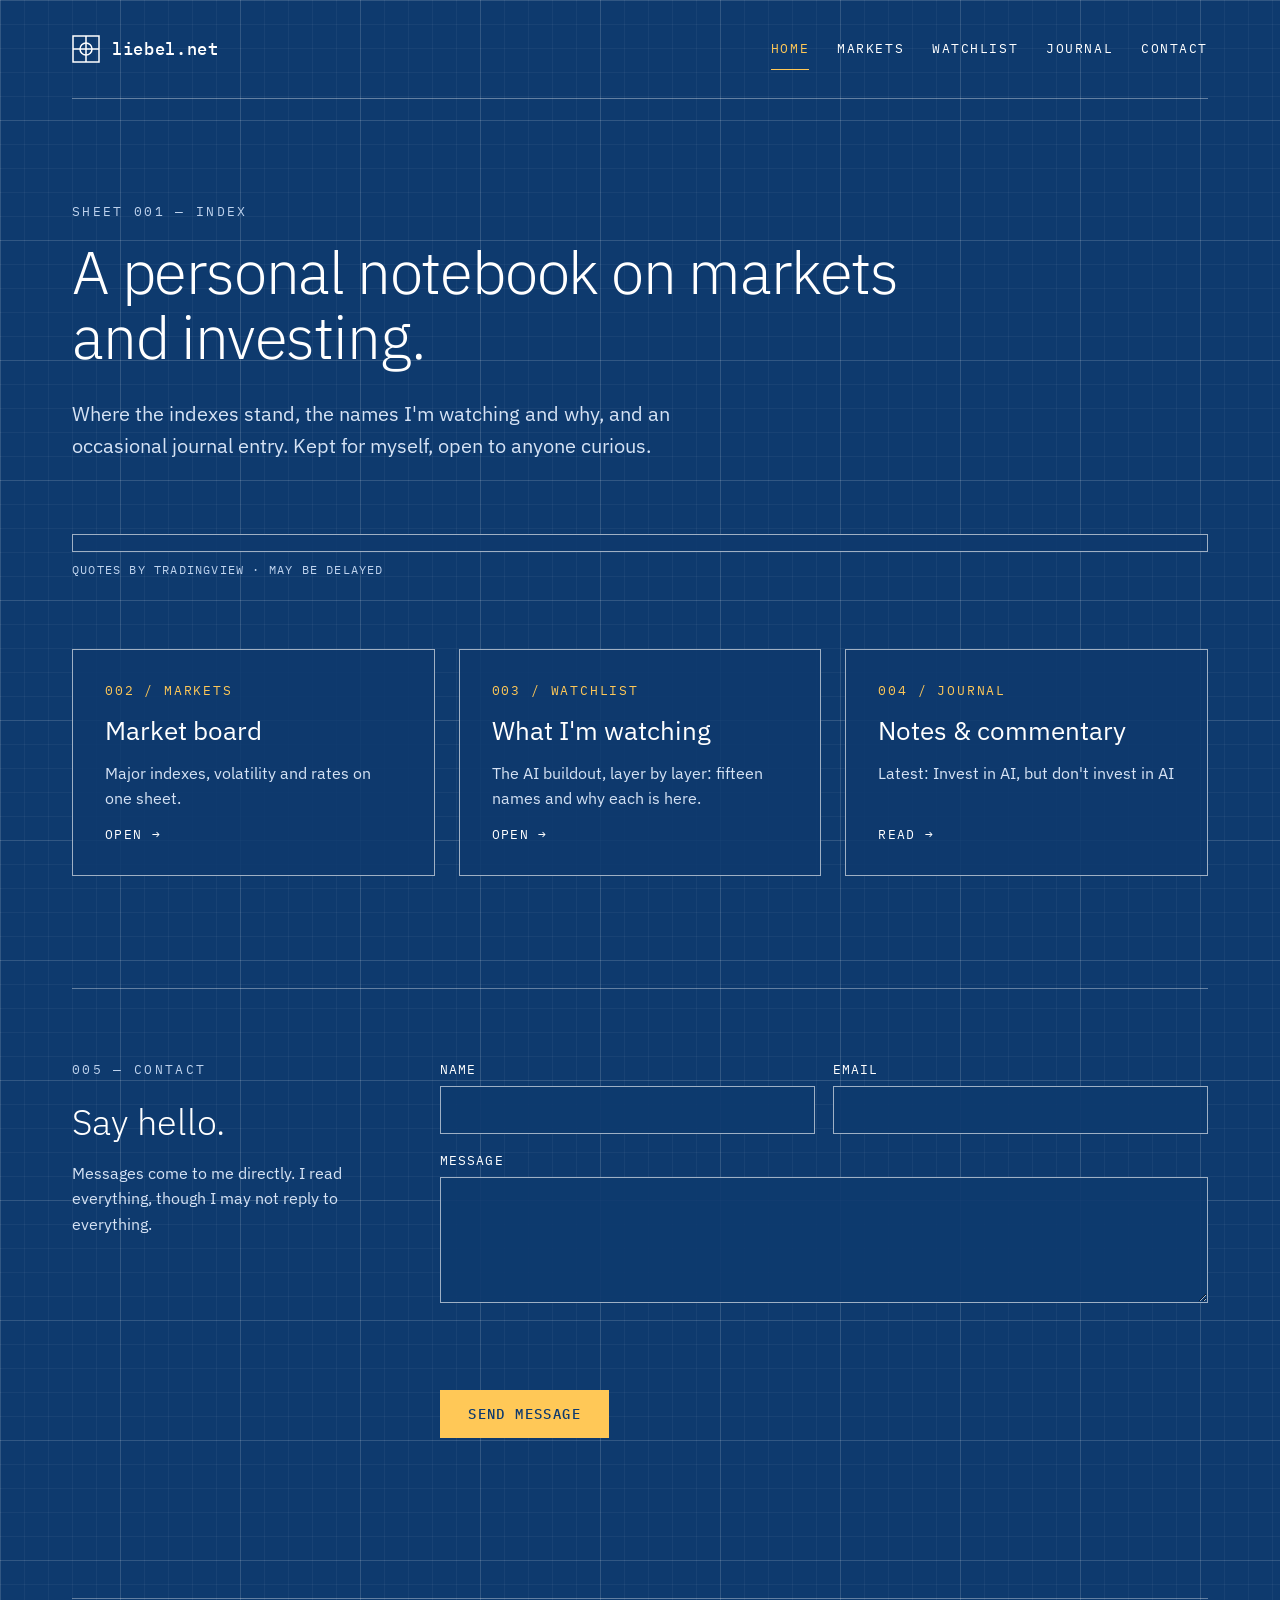
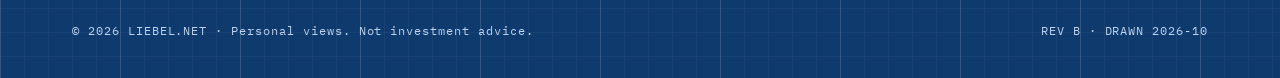
<file: index.html>
<!doctype html>
<html lang="en">
<head>
<meta charset="utf-8">
<meta name="viewport" content="width=device-width, initial-scale=1">
<title>liebel.net — Notes on markets and investing</title>
<meta name="description" content="A personal notebook on markets and investing: where the indexes stand, a thematic watchlist, and an occasional journal entry.">
<meta property="og:title" content="liebel.net">
<meta property="og:description" content="A personal notebook on markets and investing.">
<meta property="og:type" content="website">
<link rel="icon" href="data:image/svg+xml,%3Csvg xmlns='http://www.w3.org/2000/svg' viewBox='0 0 28 28'%3E%3Crect width='28' height='28' fill='%230E3A6E'/%3E%3Cg fill='none' stroke='white' stroke-width='1.6'%3E%3Crect x='2' y='2' width='24' height='24'/%3E%3Cline x1='14' y1='2' x2='14' y2='26'/%3E%3Cline x1='2' y1='14' x2='26' y2='14'/%3E%3Ccircle cx='14' cy='14' r='6'/%3E%3C/g%3E%3C/svg%3E">
<link rel="preconnect" href="https://fonts.googleapis.com">
<link rel="preconnect" href="https://fonts.gstatic.com" crossorigin>
<link href="https://fonts.googleapis.com/css2?family=IBM+Plex+Mono:wght@400;500&family=IBM+Plex+Sans:wght@300;400;500;600&family=IBM+Plex+Serif:ital,wght@0,400;1,400&display=swap" rel="stylesheet">
<link rel="stylesheet" href="style.css">
</head>
<body>
<div class="wrap">

<header class="site-header">
<a class="brand" href="index.html"><svg aria-hidden="true" width="28" height="28" viewBox="0 0 28 28" fill="none" stroke="#FFFFFF" stroke-width="1.5"><rect x="1" y="1" width="26" height="26"/><line x1="14" y1="1" x2="14" y2="27"/><line x1="1" y1="14" x2="27" y2="14"/><circle cx="14" cy="14" r="6"/></svg>liebel.net</a>
<nav class="site-nav" aria-label="Main">
<a href="index.html" aria-current="page">Home</a>
<a href="markets.html">Markets</a>
<a href="watchlist.html">Watchlist</a>
<a href="journal.html">Journal</a>
<a href="index.html#contact">Contact</a>
</nav>
</header>

<main>
<section class="hero">
<div class="label">Sheet 001 — Index</div>
<h1>A personal notebook on markets and investing.</h1>
<p class="lede">Where the indexes stand, the names I'm watching and why, and an occasional journal entry. Kept for myself, open to anyone curious.</p>
</section>

<section class="tv" aria-label="Market ticker">
<div class="tradingview-widget-container"><div class="tradingview-widget-container__widget"></div>
<script type="text/javascript" src="https://s3.tradingview.com/external-embedding/embed-widget-ticker-tape.js" async>
{"symbols":[{"proName":"FOREXCOM:SPXUSD","title":"S&P 500"},{"proName":"NASDAQ:QQQ","title":"Nasdaq-100 (QQQ)"},{"proName":"FOREXCOM:DJI","title":"Dow 30"},{"proName":"TVC:VIX","title":"VIX"},{"proName":"TVC:US10Y","title":"US 10-yr"}],"showSymbolLogo":false,"isTransparent":true,"displayMode":"adaptive","colorTheme":"dark","locale":"en"}
</script></div>
</section>
<div class="note">QUOTES BY TRADINGVIEW · MAY BE DELAYED</div>

<section class="grid" aria-label="Sections" style="margin-top:72px">
<a class="card panel" href="markets.html"><span class="k">002 / MARKETS</span><span class="t">Market board</span><span class="d">Major indexes, volatility and rates on one sheet.</span><span class="go">OPEN →</span></a>
<a class="card panel" href="watchlist.html"><span class="k">003 / WATCHLIST</span><span class="t">What I'm watching</span><span class="d">The AI buildout, layer by layer: fifteen names and why each is here.</span><span class="go">OPEN →</span></a>
<a class="card panel" href="journal.html"><span class="k">004 / JOURNAL</span><span class="t">Notes &amp; commentary</span><span class="d">Latest: Invest in AI, but don't invest in AI</span><span class="go">READ →</span></a>
</section>

<section id="contact" class="contact">
<div class="intro">
<div class="label">005 — Contact</div>
<h2>Say hello.</h2>
<p>Messages come to me directly. I read everything, though I may not reply to everything.</p>
</div>
<form action="https://formspree.io/f/xkjoabwq" method="POST">
<div class="row">
<label>NAME<input type="text" name="name" autocomplete="name" required></label>
<label>EMAIL<input type="email" name="email" autocomplete="email" required></label>
</div>
<label>MESSAGE<textarea name="message" rows="5" required></textarea></label>
<input class="hp" type="text" name="_gotcha" tabindex="-1" autocomplete="off" aria-hidden="true">
<input type="hidden" name="_subject" value="liebel.net contact form">
<button class="btn" type="submit">SEND MESSAGE</button>
</form>
</section>
</main>

<footer class="site-footer">
<span>© 2026 LIEBEL.NET · Personal views. Not investment advice.</span>
<span>REV B · DRAWN 2026-10</span>
</footer>

</div>
</body>
</html>
</file>
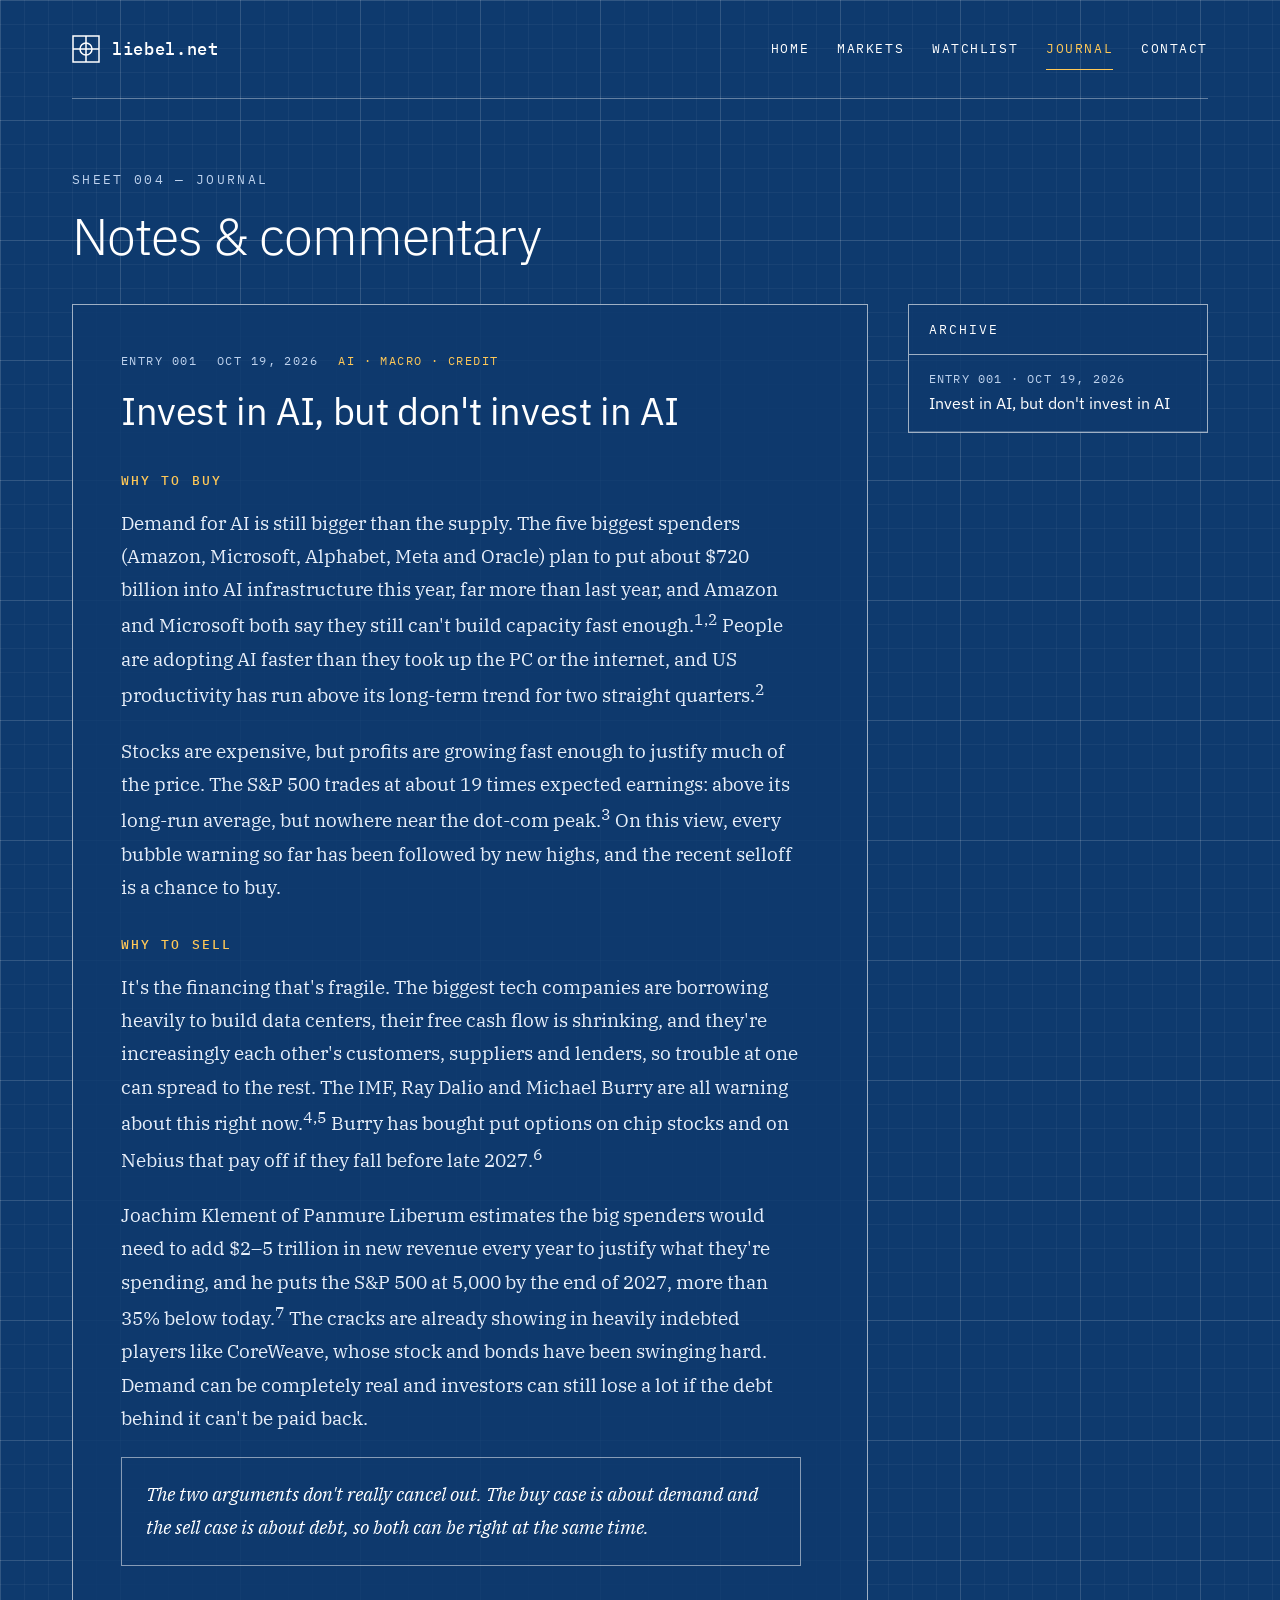
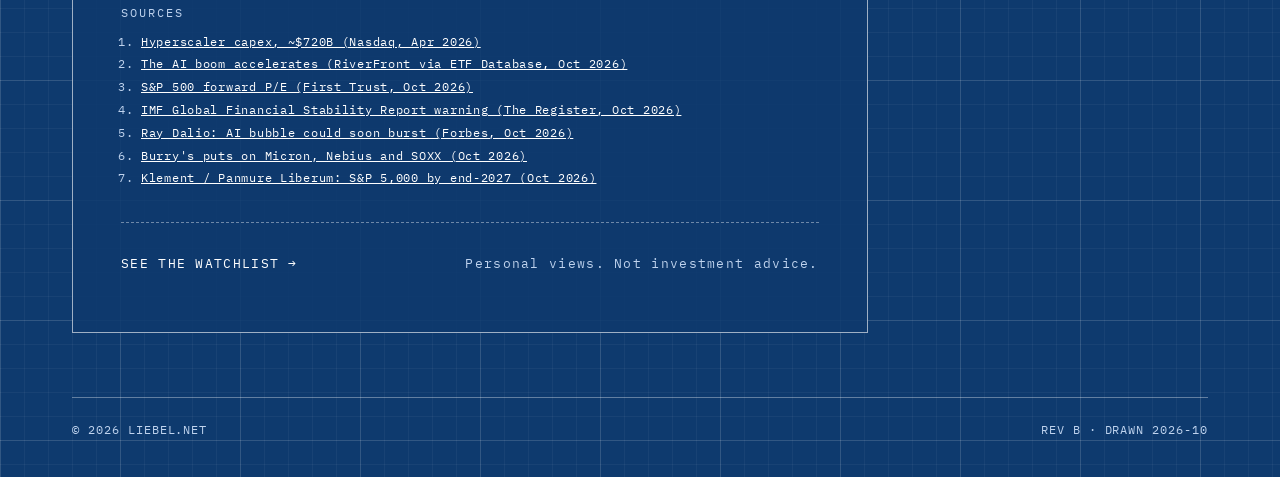
<file: journal.html>
<!doctype html>
<html lang="en">
<head>
<meta charset="utf-8">
<meta name="viewport" content="width=device-width, initial-scale=1">
<title>Invest in AI, but don't invest in AI — liebel.net</title>
<meta name="description" content="The buy case for AI is about demand; the sell case is about debt. Both can be right at the same time.">
<meta property="og:title" content="Invest in AI, but don't invest in AI">
<meta property="og:type" content="article">
<link rel="icon" href="data:image/svg+xml,%3Csvg xmlns='http://www.w3.org/2000/svg' viewBox='0 0 28 28'%3E%3Crect width='28' height='28' fill='%230E3A6E'/%3E%3Cg fill='none' stroke='white' stroke-width='1.6'%3E%3Crect x='2' y='2' width='24' height='24'/%3E%3Cline x1='14' y1='2' x2='14' y2='26'/%3E%3Cline x1='2' y1='14' x2='26' y2='14'/%3E%3Ccircle cx='14' cy='14' r='6'/%3E%3C/g%3E%3C/svg%3E">
<link rel="preconnect" href="https://fonts.googleapis.com">
<link rel="preconnect" href="https://fonts.gstatic.com" crossorigin>
<link href="https://fonts.googleapis.com/css2?family=IBM+Plex+Mono:wght@400;500&family=IBM+Plex+Sans:wght@300;400;500;600&family=IBM+Plex+Serif:ital,wght@0,400;1,400&display=swap" rel="stylesheet">
<link rel="stylesheet" href="style.css">
</head>
<body>
<div class="wrap">

<header class="site-header">
<a class="brand" href="index.html"><svg aria-hidden="true" width="28" height="28" viewBox="0 0 28 28" fill="none" stroke="#FFFFFF" stroke-width="1.5"><rect x="1" y="1" width="26" height="26"/><line x1="14" y1="1" x2="14" y2="27"/><line x1="1" y1="14" x2="27" y2="14"/><circle cx="14" cy="14" r="6"/></svg>liebel.net</a>
<nav class="site-nav" aria-label="Main">
<a href="index.html">Home</a>
<a href="markets.html">Markets</a>
<a href="watchlist.html">Watchlist</a>
<a href="journal.html" aria-current="page">Journal</a>
<a href="index.html#contact">Contact</a>
</nav>
</header>

<main>
<section class="page-head">
<div class="label">Sheet 004 — Journal</div>
<h1>Notes &amp; commentary</h1>
</section>

<div class="journal">
<article class="entry panel" id="entry-001">
<div class="meta"><span>ENTRY 001</span><time datetime="2026-10-19">OCT 19, 2026</time><span class="tags">AI · MACRO · CREDIT</span></div>
<h2>Invest in AI, but don't invest in AI</h2>
<div class="body">
<h3>WHY TO BUY</h3>
<p>Demand for AI is still bigger than the supply. The five biggest spenders (Amazon, Microsoft, Alphabet, Meta and Oracle) plan to put about $720 billion into AI infrastructure this year, far more than last year, and Amazon and Microsoft both say they still can't build capacity fast enough.<sup>1,2</sup> People are adopting AI faster than they took up the PC or the internet, and US productivity has run above its long-term trend for two straight quarters.<sup>2</sup></p>
<p>Stocks are expensive, but profits are growing fast enough to justify much of the price. The S&amp;P 500 trades at about 19 times expected earnings: above its long-run average, but nowhere near the dot-com peak.<sup>3</sup> On this view, every bubble warning so far has been followed by new highs, and the recent selloff is a chance to buy.</p>
<h3>WHY TO SELL</h3>
<p>It's the financing that's fragile. The biggest tech companies are borrowing heavily to build data centers, their free cash flow is shrinking, and they're increasingly each other's customers, suppliers and lenders, so trouble at one can spread to the rest. The IMF, Ray Dalio and Michael Burry are all warning about this right now.<sup>4,5</sup> Burry has bought put options on chip stocks and on Nebius that pay off if they fall before late 2027.<sup>6</sup></p>
<p>Joachim Klement of Panmure Liberum estimates the big spenders would need to add $2–5 trillion in new revenue every year to justify what they're spending, and he puts the S&amp;P 500 at 5,000 by the end of 2027, more than 35% below today.<sup>7</sup> The cracks are already showing in heavily indebted players like CoreWeave, whose stock and bonds have been swinging hard. Demand can be completely real and investors can still lose a lot if the debt behind it can't be paid back.</p>
<p class="pull">The two arguments don't really cancel out. The buy case is about demand and the sell case is about debt, so both can be right at the same time.</p>
</div>
<div class="sources">
<div style="letter-spacing:.16em">SOURCES</div>
<ol>
<li><a href="https://www.nasdaq.com/articles/720-billion-capex-trap-2-artificial-intelligence-ai-hyperscalers-spending-growth-while">Hyperscaler capex, ~$720B (Nasdaq, Apr 2026)</a></li>
<li><a href="https://etfdb.com/etf-strategist-channel/the-ai-boom-accelerates/">The AI boom accelerates (RiverFront via ETF Database, Oct 2026)</a></li>
<li><a href="https://www.ftportfolios.com/Commentary/Insights/2026/10/5/market-minute---october-2026">S&amp;P 500 forward P/E (First Trust, Oct 2026)</a></li>
<li><a href="https://www.theregister.com/ai-and-ml/2026/10/13/ai-bubble-could-burst-and-take-global-economy-with-it-imf-warns/5302781">IMF Global Financial Stability Report warning (The Register, Oct 2026)</a></li>
<li><a href="https://www.forbes.com/sites/fionariley/2026/10/07/billionaire-ray-dalio-warns-ai-bubble-could-soon-burst/">Ray Dalio: AI bubble could soon burst (Forbes, Oct 2026)</a></li>
<li><a href="https://cryptobriefing.com/michael-burry-ai-bubble-micron-nebius-puts/">Burry's puts on Micron, Nebius and SOXX (Oct 2026)</a></li>
<li><a href="https://cryptobriefing.com/panmure-liberum-ai-bubble-warning/">Klement / Panmure Liberum: S&amp;P 5,000 by end-2027 (Oct 2026)</a></li>
</ol>
</div>
<div style="margin-top:32px;padding-top:20px;border-top:1px dashed rgba(255,255,255,.4);display:flex;justify-content:space-between;flex-wrap:wrap;gap:12px;font-family:var(--mono);font-size:13px;letter-spacing:.1em">
<a href="watchlist.html" style="text-decoration:none;padding:12px 0">SEE THE WATCHLIST →</a>
<span style="color:var(--ink-3);padding:12px 0">Personal views. Not investment advice.</span>
</div>
</article>

<aside class="archive panel" aria-label="Archive">
<div class="h">ARCHIVE</div>
<a href="#entry-001"><div class="d">ENTRY 001 · OCT 19, 2026</div><div class="t">Invest in AI, but don't invest in AI</div></a>
</aside>
</div>
</main>

<footer class="site-footer">
<span>© 2026 LIEBEL.NET</span>
<span>REV B · DRAWN 2026-10</span>
</footer>

</div>
</body>
</html>
</file>
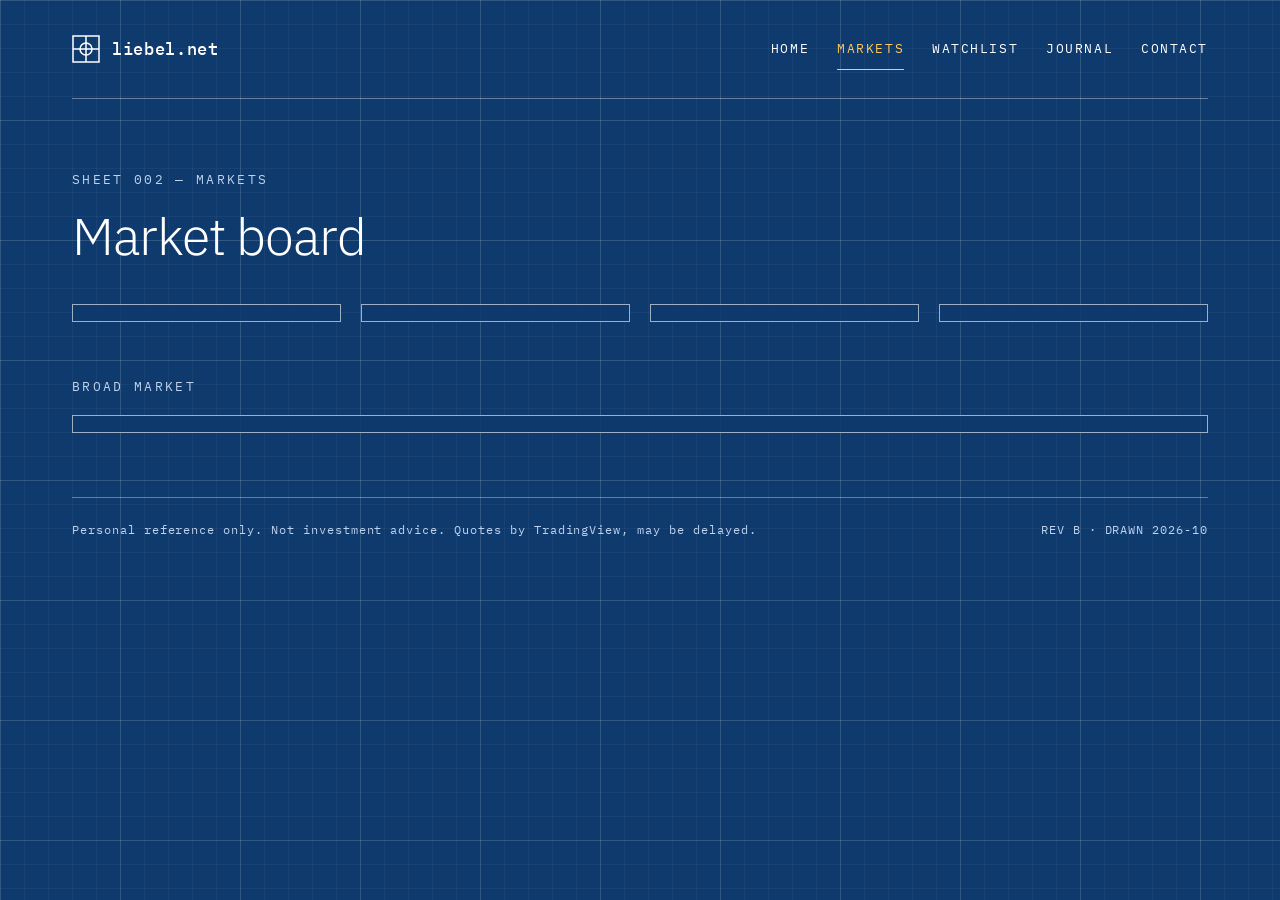
<file: markets.html>
<!doctype html>
<html lang="en">
<head>
<meta charset="utf-8">
<meta name="viewport" content="width=device-width, initial-scale=1">
<title>Market board — liebel.net</title>
<meta name="description" content="Major indexes, volatility and rates on one sheet.">
<link rel="icon" href="data:image/svg+xml,%3Csvg xmlns='http://www.w3.org/2000/svg' viewBox='0 0 28 28'%3E%3Crect width='28' height='28' fill='%230E3A6E'/%3E%3Cg fill='none' stroke='white' stroke-width='1.6'%3E%3Crect x='2' y='2' width='24' height='24'/%3E%3Cline x1='14' y1='2' x2='14' y2='26'/%3E%3Cline x1='2' y1='14' x2='26' y2='14'/%3E%3Ccircle cx='14' cy='14' r='6'/%3E%3C/g%3E%3C/svg%3E">
<link rel="preconnect" href="https://fonts.googleapis.com">
<link rel="preconnect" href="https://fonts.gstatic.com" crossorigin>
<link href="https://fonts.googleapis.com/css2?family=IBM+Plex+Mono:wght@400;500&family=IBM+Plex+Sans:wght@300;400;500;600&display=swap" rel="stylesheet">
<link rel="stylesheet" href="style.css">
</head>
<body>
<div class="wrap">

<header class="site-header">
<a class="brand" href="index.html"><svg aria-hidden="true" width="28" height="28" viewBox="0 0 28 28" fill="none" stroke="#FFFFFF" stroke-width="1.5"><rect x="1" y="1" width="26" height="26"/><line x1="14" y1="1" x2="14" y2="27"/><line x1="1" y1="14" x2="27" y2="14"/><circle cx="14" cy="14" r="6"/></svg>liebel.net</a>
<nav class="site-nav" aria-label="Main">
<a href="index.html">Home</a>
<a href="markets.html" aria-current="page">Markets</a>
<a href="watchlist.html">Watchlist</a>
<a href="journal.html">Journal</a>
<a href="index.html#contact">Contact</a>
</nav>
</header>

<main>
<section class="page-head">
<div class="label">Sheet 002 — Markets</div>
<h1>Market board</h1>
</section>

<section class="tiles" aria-label="Index charts">
<div class="tv"><div class="tradingview-widget-container"><div class="tradingview-widget-container__widget"></div><script type="text/javascript" src="https://s3.tradingview.com/external-embedding/embed-widget-mini-symbol-overview.js" async>
{"symbol":"FOREXCOM:SPXUSD","width":"100%","height":220,"locale":"en","dateRange":"1M","colorTheme":"dark","isTransparent":true,"autosize":false,"largeChartUrl":""}
</script></div></div>
<div class="tv"><div class="tradingview-widget-container"><div class="tradingview-widget-container__widget"></div><script type="text/javascript" src="https://s3.tradingview.com/external-embedding/embed-widget-mini-symbol-overview.js" async>
{"symbol":"NASDAQ:QQQ","width":"100%","height":220,"locale":"en","dateRange":"1M","colorTheme":"dark","isTransparent":true,"autosize":false,"largeChartUrl":""}
</script></div></div>
<div class="tv"><div class="tradingview-widget-container"><div class="tradingview-widget-container__widget"></div><script type="text/javascript" src="https://s3.tradingview.com/external-embedding/embed-widget-mini-symbol-overview.js" async>
{"symbol":"FOREXCOM:DJI","width":"100%","height":220,"locale":"en","dateRange":"1M","colorTheme":"dark","isTransparent":true,"autosize":false,"largeChartUrl":""}
</script></div></div>
<div class="tv"><div class="tradingview-widget-container"><div class="tradingview-widget-container__widget"></div><script type="text/javascript" src="https://s3.tradingview.com/external-embedding/embed-widget-mini-symbol-overview.js" async>
{"symbol":"TVC:VIX","width":"100%","height":220,"locale":"en","dateRange":"1M","colorTheme":"dark","isTransparent":true,"autosize":false,"largeChartUrl":""}
</script></div></div>
</section>

<section class="block" aria-label="Broad market">
<div class="label">Broad market</div>
<div class="tv"><div class="tradingview-widget-container"><div class="tradingview-widget-container__widget"></div><script type="text/javascript" src="https://s3.tradingview.com/external-embedding/embed-widget-market-quotes.js" async>
{"width":"100%","height":420,"symbolsGroups":[{"name":"Broad market","symbols":[{"name":"AMEX:SPY","displayName":"SPDR S&P 500 ETF"},{"name":"NASDAQ:QQQ","displayName":"Invesco QQQ Trust"},{"name":"AMEX:IWM","displayName":"iShares Russell 2000"},{"name":"TVC:US10Y","displayName":"US 10-yr yield"},{"name":"AMEX:GLD","displayName":"SPDR Gold Shares"},{"name":"BITSTAMP:BTCUSD","displayName":"Bitcoin"}]}],"showSymbolLogo":false,"isTransparent":true,"colorTheme":"dark","locale":"en"}
</script></div></div>
</section>
</main>

<footer class="site-footer">
<span>Personal reference only. Not investment advice. Quotes by TradingView, may be delayed.</span>
<span>REV B · DRAWN 2026-10</span>
</footer>

</div>
</body>
</html>
</file>
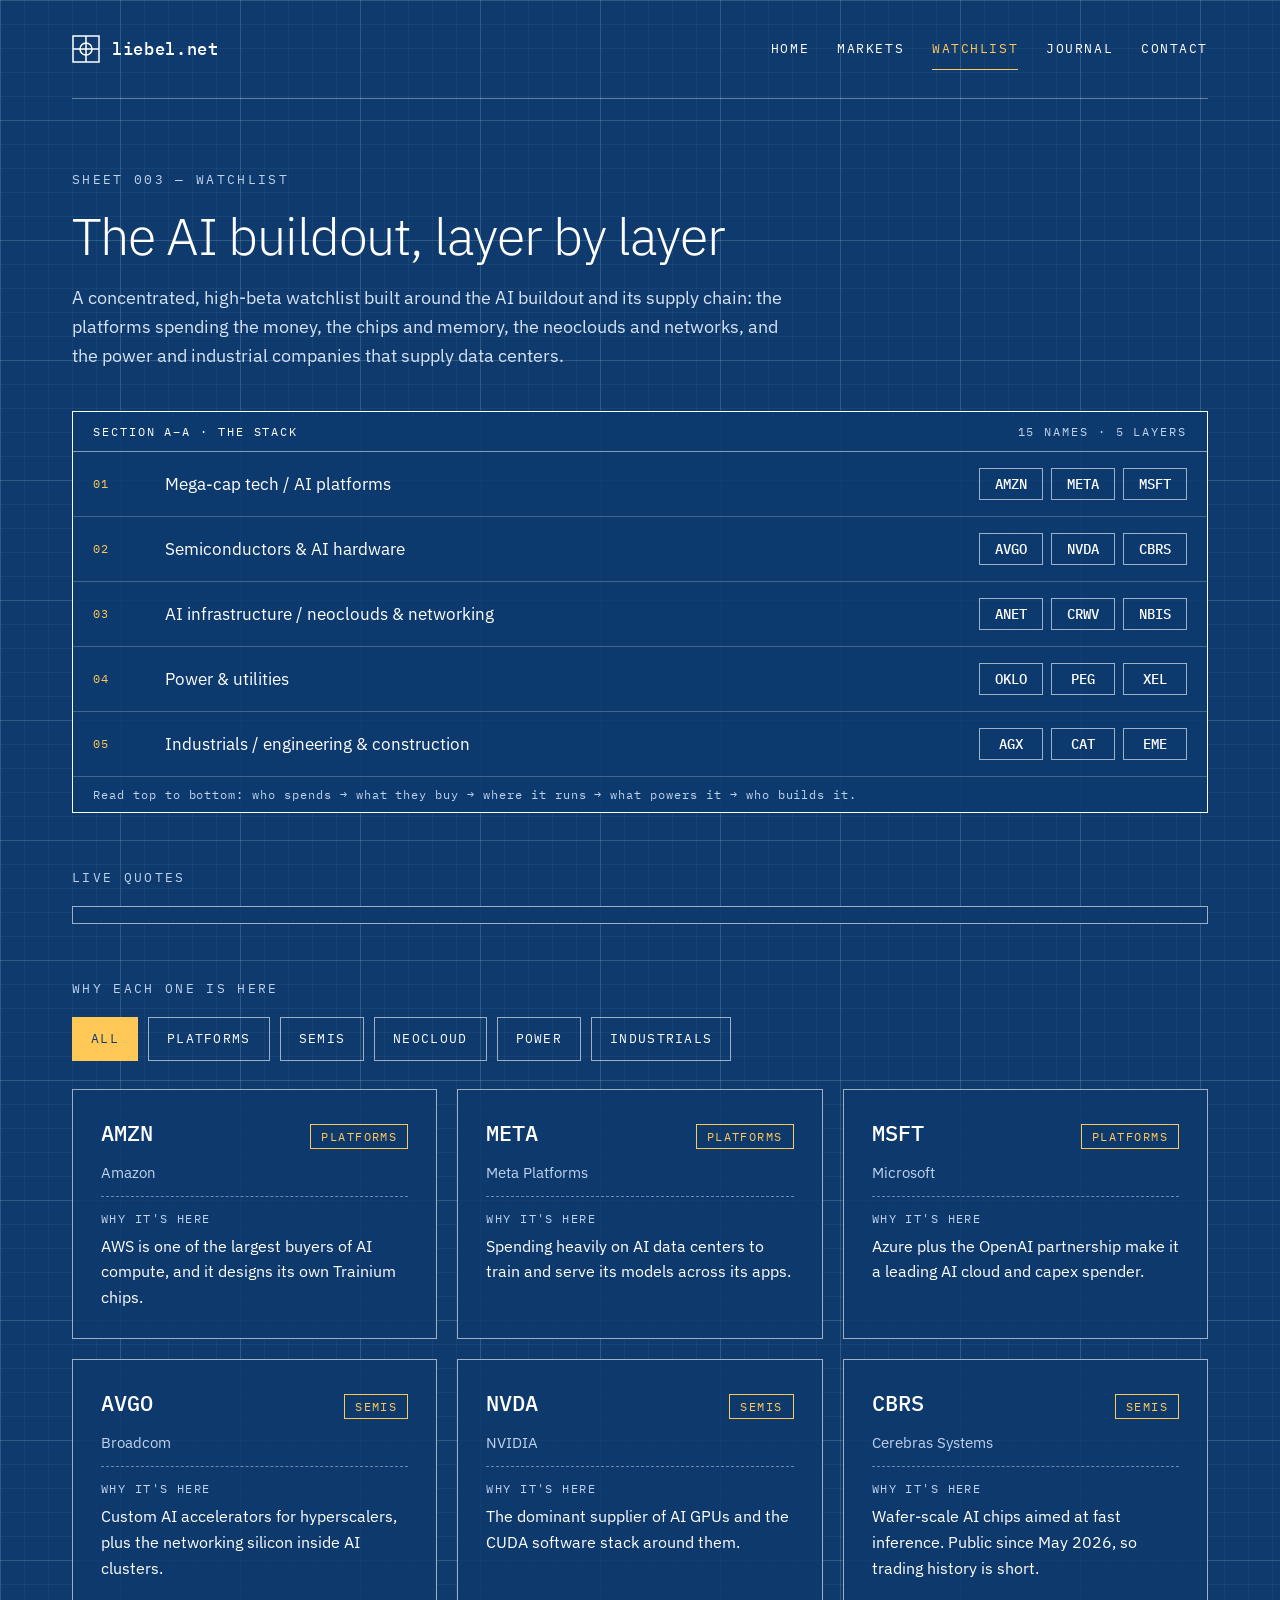
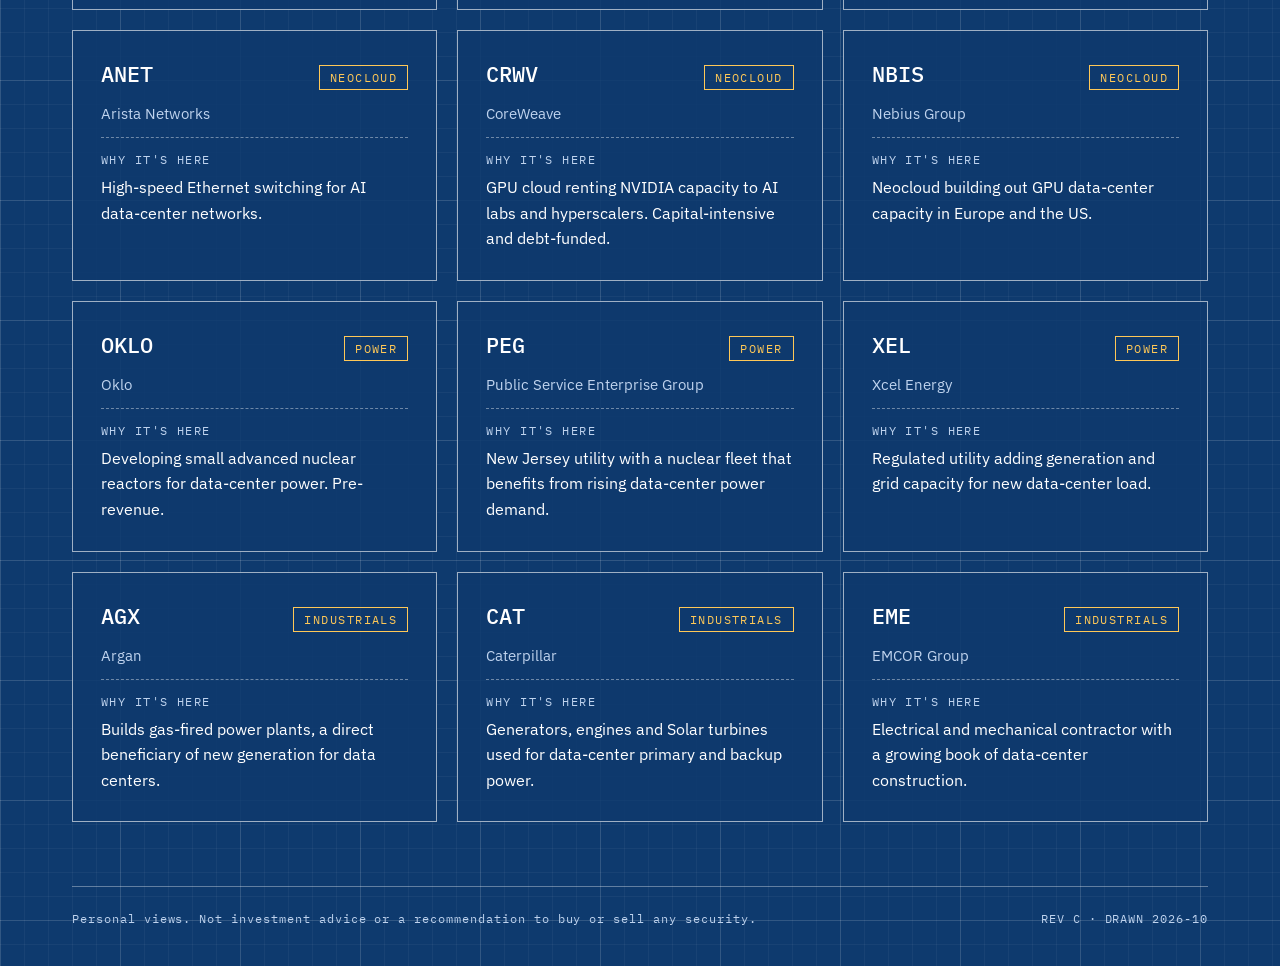
<file: watchlist.html>
<!doctype html>
<html lang="en">
<head>
<meta charset="utf-8">
<meta name="viewport" content="width=device-width, initial-scale=1">
<title>Watchlist — liebel.net</title>
<meta name="description" content="The AI buildout, layer by layer: a thematic watchlist of fifteen names.">
<link rel="icon" href="data:image/svg+xml,%3Csvg xmlns='http://www.w3.org/2000/svg' viewBox='0 0 28 28'%3E%3Crect width='28' height='28' fill='%230E3A6E'/%3E%3Cg fill='none' stroke='white' stroke-width='1.6'%3E%3Crect x='2' y='2' width='24' height='24'/%3E%3Cline x1='14' y1='2' x2='14' y2='26'/%3E%3Cline x1='2' y1='14' x2='26' y2='14'/%3E%3Ccircle cx='14' cy='14' r='6'/%3E%3C/g%3E%3C/svg%3E">
<link rel="preconnect" href="https://fonts.googleapis.com">
<link rel="preconnect" href="https://fonts.gstatic.com" crossorigin>
<link href="https://fonts.googleapis.com/css2?family=IBM+Plex+Mono:wght@400;500&family=IBM+Plex+Sans:wght@300;400;500;600&display=swap" rel="stylesheet">
<link rel="stylesheet" href="style.css">
</head>
<body>
<div class="wrap">

<header class="site-header">
<a class="brand" href="index.html"><svg aria-hidden="true" width="28" height="28" viewBox="0 0 28 28" fill="none" stroke="#FFFFFF" stroke-width="1.5"><rect x="1" y="1" width="26" height="26"/><line x1="14" y1="1" x2="14" y2="27"/><line x1="1" y1="14" x2="27" y2="14"/><circle cx="14" cy="14" r="6"/></svg>liebel.net</a>
<nav class="site-nav" aria-label="Main">
<a href="index.html">Home</a>
<a href="markets.html">Markets</a>
<a href="watchlist.html" aria-current="page">Watchlist</a>
<a href="journal.html">Journal</a>
<a href="index.html#contact">Contact</a>
</nav>
</header>

<main>
<section class="page-head">
<div class="label">Sheet 003 — Watchlist</div>
<h1>The AI buildout, layer by layer</h1>
<p>A concentrated, high-beta watchlist built around the AI buildout and its supply chain: the platforms spending the money, the chips and memory, the neoclouds and networks, and the power and industrial companies that supply data centers.</p>
</section>

<section class="stack" aria-label="The stack">
<div class="stack-head"><span>SECTION A–A · THE STACK</span><span style="color:var(--ink-3)">15 NAMES · 5 LAYERS</span></div>
<div class="stack-row"><span class="n">01</span><span class="l">Mega-cap tech / AI platforms</span><span class="chips"><span class="chip">AMZN</span><span class="chip">META</span><span class="chip">MSFT</span></span></div>
<div class="stack-row"><span class="n">02</span><span class="l">Semiconductors &amp; AI hardware</span><span class="chips"><span class="chip">AVGO</span><span class="chip">NVDA</span><span class="chip">CBRS</span></span></div>
<div class="stack-row"><span class="n">03</span><span class="l">AI infrastructure / neoclouds &amp; networking</span><span class="chips"><span class="chip">ANET</span><span class="chip">CRWV</span><span class="chip">NBIS</span></span></div>
<div class="stack-row"><span class="n">04</span><span class="l">Power &amp; utilities</span><span class="chips"><span class="chip">OKLO</span><span class="chip">PEG</span><span class="chip">XEL</span></span></div>
<div class="stack-row"><span class="n">05</span><span class="l">Industrials / engineering &amp; construction</span><span class="chips"><span class="chip">AGX</span><span class="chip">CAT</span><span class="chip">EME</span></span></div>
<div class="stack-foot">Read top to bottom: who spends → what they buy → where it runs → what powers it → who builds it.</div>
</section>

<div class="label">Live quotes</div>
<div class="tv"><div class="tradingview-widget-container"><div class="tradingview-widget-container__widget"></div><script type="text/javascript" src="https://s3.tradingview.com/external-embedding/embed-widget-market-quotes.js" async>
{"width":"100%","height":620,"symbolsGroups":[
{"name":"01 Platforms","symbols":[{"name":"NASDAQ:AMZN","displayName":"Amazon"},{"name":"NASDAQ:META","displayName":"Meta Platforms"},{"name":"NASDAQ:MSFT","displayName":"Microsoft"}]},
{"name":"02 Semis","symbols":[{"name":"NASDAQ:AVGO","displayName":"Broadcom"},{"name":"NASDAQ:NVDA","displayName":"NVIDIA"},{"name":"NASDAQ:CBRS","displayName":"Cerebras Systems"}]},
{"name":"03 Neoclouds & network","symbols":[{"name":"NYSE:ANET","displayName":"Arista Networks"},{"name":"NASDAQ:CRWV","displayName":"CoreWeave"},{"name":"NASDAQ:NBIS","displayName":"Nebius Group"}]},
{"name":"04 Power","symbols":[{"name":"NYSE:OKLO","displayName":"Oklo"},{"name":"NYSE:PEG","displayName":"PSEG"},{"name":"NASDAQ:XEL","displayName":"Xcel Energy"}]},
{"name":"05 Industrials","symbols":[{"name":"NYSE:AGX","displayName":"Argan"},{"name":"NYSE:CAT","displayName":"Caterpillar"},{"name":"NYSE:EME","displayName":"EMCOR Group"}]}
],"showSymbolLogo":false,"isTransparent":true,"colorTheme":"dark","locale":"en"}
</script></div></div>

<section class="block" aria-label="Names">
<div class="label">Why each one is here</div>
<div class="filters" role="group" aria-label="Filter by layer">
<button type="button" data-f="ALL" aria-pressed="true">ALL</button>
<button type="button" data-f="PLATFORMS" aria-pressed="false">PLATFORMS</button>
<button type="button" data-f="SEMIS" aria-pressed="false">SEMIS</button>
<button type="button" data-f="NEOCLOUD" aria-pressed="false">NEOCLOUD</button>
<button type="button" data-f="POWER" aria-pressed="false">POWER</button>
<button type="button" data-f="INDUSTRIALS" aria-pressed="false">INDUSTRIALS</button>
</div>
<div class="names">
<article class="name panel" data-t="PLATFORMS"><div class="name-top"><span class="s">AMZN</span><span class="tag">PLATFORMS</span></div><div class="co">Amazon</div><div class="why"><div class="h">WHY IT'S HERE</div><p>AWS is one of the largest buyers of AI compute, and it designs its own Trainium chips.</p></div></article>
<article class="name panel" data-t="PLATFORMS"><div class="name-top"><span class="s">META</span><span class="tag">PLATFORMS</span></div><div class="co">Meta Platforms</div><div class="why"><div class="h">WHY IT'S HERE</div><p>Spending heavily on AI data centers to train and serve its models across its apps.</p></div></article>
<article class="name panel" data-t="PLATFORMS"><div class="name-top"><span class="s">MSFT</span><span class="tag">PLATFORMS</span></div><div class="co">Microsoft</div><div class="why"><div class="h">WHY IT'S HERE</div><p>Azure plus the OpenAI partnership make it a leading AI cloud and capex spender.</p></div></article>
<article class="name panel" data-t="SEMIS"><div class="name-top"><span class="s">AVGO</span><span class="tag">SEMIS</span></div><div class="co">Broadcom</div><div class="why"><div class="h">WHY IT'S HERE</div><p>Custom AI accelerators for hyperscalers, plus the networking silicon inside AI clusters.</p></div></article>
<article class="name panel" data-t="SEMIS"><div class="name-top"><span class="s">NVDA</span><span class="tag">SEMIS</span></div><div class="co">NVIDIA</div><div class="why"><div class="h">WHY IT'S HERE</div><p>The dominant supplier of AI GPUs and the CUDA software stack around them.</p></div></article>
<article class="name panel" data-t="SEMIS"><div class="name-top"><span class="s">CBRS</span><span class="tag">SEMIS</span></div><div class="co">Cerebras Systems</div><div class="why"><div class="h">WHY IT'S HERE</div><p>Wafer-scale AI chips aimed at fast inference. Public since May 2026, so trading history is short.</p></div></article>
<article class="name panel" data-t="NEOCLOUD"><div class="name-top"><span class="s">ANET</span><span class="tag">NEOCLOUD</span></div><div class="co">Arista Networks</div><div class="why"><div class="h">WHY IT'S HERE</div><p>High-speed Ethernet switching for AI data-center networks.</p></div></article>
<article class="name panel" data-t="NEOCLOUD"><div class="name-top"><span class="s">CRWV</span><span class="tag">NEOCLOUD</span></div><div class="co">CoreWeave</div><div class="why"><div class="h">WHY IT'S HERE</div><p>GPU cloud renting NVIDIA capacity to AI labs and hyperscalers. Capital-intensive and debt-funded.</p></div></article>
<article class="name panel" data-t="NEOCLOUD"><div class="name-top"><span class="s">NBIS</span><span class="tag">NEOCLOUD</span></div><div class="co">Nebius Group</div><div class="why"><div class="h">WHY IT'S HERE</div><p>Neocloud building out GPU data-center capacity in Europe and the US.</p></div></article>
<article class="name panel" data-t="POWER"><div class="name-top"><span class="s">OKLO</span><span class="tag">POWER</span></div><div class="co">Oklo</div><div class="why"><div class="h">WHY IT'S HERE</div><p>Developing small advanced nuclear reactors for data-center power. Pre-revenue.</p></div></article>
<article class="name panel" data-t="POWER"><div class="name-top"><span class="s">PEG</span><span class="tag">POWER</span></div><div class="co">Public Service Enterprise Group</div><div class="why"><div class="h">WHY IT'S HERE</div><p>New Jersey utility with a nuclear fleet that benefits from rising data-center power demand.</p></div></article>
<article class="name panel" data-t="POWER"><div class="name-top"><span class="s">XEL</span><span class="tag">POWER</span></div><div class="co">Xcel Energy</div><div class="why"><div class="h">WHY IT'S HERE</div><p>Regulated utility adding generation and grid capacity for new data-center load.</p></div></article>
<article class="name panel" data-t="INDUSTRIALS"><div class="name-top"><span class="s">AGX</span><span class="tag">INDUSTRIALS</span></div><div class="co">Argan</div><div class="why"><div class="h">WHY IT'S HERE</div><p>Builds gas-fired power plants, a direct beneficiary of new generation for data centers.</p></div></article>
<article class="name panel" data-t="INDUSTRIALS"><div class="name-top"><span class="s">CAT</span><span class="tag">INDUSTRIALS</span></div><div class="co">Caterpillar</div><div class="why"><div class="h">WHY IT'S HERE</div><p>Generators, engines and Solar turbines used for data-center primary and backup power.</p></div></article>
<article class="name panel" data-t="INDUSTRIALS"><div class="name-top"><span class="s">EME</span><span class="tag">INDUSTRIALS</span></div><div class="co">EMCOR Group</div><div class="why"><div class="h">WHY IT'S HERE</div><p>Electrical and mechanical contractor with a growing book of data-center construction.</p></div></article>
</div>
</section>
</main>

<footer class="site-footer">
<span>Personal views. Not investment advice or a recommendation to buy or sell any security.</span>
<span>REV C · DRAWN 2026-10</span>
</footer>

</div>
<script>
(function () {
  var btns = document.querySelectorAll('.filters button');
  var cards = document.querySelectorAll('.name');
  btns.forEach(function (b) {
    b.addEventListener('click', function () {
      var f = b.getAttribute('data-f');
      btns.forEach(function (x) { x.setAttribute('aria-pressed', x === b ? 'true' : 'false'); });
      cards.forEach(function (c) { c.hidden = !(f === 'ALL' || c.getAttribute('data-t') === f); });
    });
  });
})();
</script>
</body>
</html>
</file>
<file: style.css>
:root{
  --ground:#0E3A6E; --panel:rgba(14,58,110,.88); --ink:#FFFFFF; --ink-2:#D6E3F5; --ink-3:#BFD3EE;
  --line:rgba(255,255,255,.6); --line-soft:rgba(255,255,255,.35); --accent:#FFC857;
  --mono:'IBM Plex Mono',ui-monospace,monospace; --sans:'IBM Plex Sans',system-ui,sans-serif; --serif:'IBM Plex Serif',Georgia,serif;
}
*{box-sizing:border-box}
html{scroll-behavior:smooth}
body{margin:0;color:var(--ink);font-family:var(--sans);-webkit-font-smoothing:antialiased;
  background-color:var(--ground);
  background-image:linear-gradient(rgba(255,255,255,.11) 1px,transparent 1px),linear-gradient(90deg,rgba(255,255,255,.11) 1px,transparent 1px),linear-gradient(rgba(255,255,255,.045) 1px,transparent 1px),linear-gradient(90deg,rgba(255,255,255,.045) 1px,transparent 1px);
  background-size:120px 120px,120px 120px,24px 24px,24px 24px}
a{color:var(--ink)} a:hover{color:var(--accent)}
.wrap{max-width:1200px;margin:0 auto;padding:0 32px}
@media (max-width:600px){.wrap{padding:0 16px}}
.mono{font-family:var(--mono)}
.label{font-family:var(--mono);font-size:13px;letter-spacing:.18em;color:var(--ink-3);text-transform:uppercase;margin-bottom:20px}
.panel{border:1px solid var(--line);background:var(--panel)}

/* header */
.site-header{display:flex;flex-wrap:wrap;align-items:center;justify-content:space-between;gap:16px;padding:28px 0;border-bottom:1px solid var(--line-soft)}
.brand{display:flex;align-items:center;gap:12px;text-decoration:none;font-family:var(--mono);font-size:17px;font-weight:500;letter-spacing:.04em}
.site-nav{display:flex;flex-wrap:wrap;gap:4px 28px;font-family:var(--mono);font-size:13px;letter-spacing:.12em;text-transform:uppercase}
.site-nav a{text-decoration:none;padding:12px 0;display:inline-block}
.site-nav a[aria-current="page"]{color:var(--accent);border-bottom:1px solid var(--accent)}

/* type */
h1{margin:0;font-weight:300;letter-spacing:-.02em;line-height:1.08}
.hero{padding:104px 0 72px}
.hero h1{font-size:clamp(38px,6vw,60px);max-width:860px}
.lede{margin:28px 0 0;font-size:20px;line-height:1.6;color:var(--ink-2);max-width:680px}
.page-head{padding:72px 0 40px}
.page-head h1{font-size:clamp(34px,5vw,52px)}
.page-head p{margin:20px 0 0;font-size:18px;line-height:1.6;color:var(--ink-2);max-width:720px}
.note{margin-top:10px;font-family:var(--mono);font-size:12px;letter-spacing:.1em;color:var(--ink-3)}

/* cards */
.grid{display:grid;grid-template-columns:repeat(auto-fit,minmax(300px,1fr));gap:24px}
.card{display:flex;flex-direction:column;gap:14px;padding:32px;text-decoration:none;min-height:220px}
.card .k{font-family:var(--mono);font-size:13px;letter-spacing:.14em;color:var(--accent)}
.card .t{font-size:26px}
.card .d{font-size:16px;line-height:1.6;color:var(--ink-2)}
.card .go{margin-top:auto;font-family:var(--mono);font-size:13px;letter-spacing:.1em}

/* widgets */
.tv{border:1px solid var(--line);background:var(--panel);padding:8px}
.tiles{display:grid;grid-template-columns:repeat(auto-fit,minmax(260px,1fr));gap:20px}

/* forms */
.contact{margin-top:112px;padding:72px 0 96px;border-top:1px solid var(--line-soft);display:flex;flex-wrap:wrap;gap:48px}
.contact .intro{flex:1 1 320px;min-width:0}
.contact h2{margin:0;font-size:36px;font-weight:300}
.contact p{margin:16px 0 0;font-size:16px;line-height:1.6;color:var(--ink-2);max-width:380px}
form{flex:999 1 480px;min-width:0;display:flex;flex-direction:column;gap:18px;font-family:var(--mono);font-size:13px;letter-spacing:.08em}
.row{display:flex;flex-wrap:wrap;gap:18px}
label{flex:1 1 220px;display:flex;flex-direction:column;gap:8px}
input,textarea{font:16px var(--sans);letter-spacing:0;color:var(--ink);background:rgba(14,58,110,.9);border:1px solid var(--line);padding:0 14px;min-height:48px}
textarea{padding:12px 14px;resize:vertical}
input:focus,textarea:focus,button:focus-visible,a:focus-visible{outline:2px solid var(--accent);outline-offset:2px}
.btn{align-self:flex-start;min-height:48px;padding:0 28px;background:var(--accent);color:var(--ground);border:0;font-family:var(--mono);font-size:14px;font-weight:500;letter-spacing:.1em;cursor:pointer}
.hp{position:absolute;left:-9999px}

/* watchlist */
.stack{border:1.5px solid var(--ink);background:rgba(14,58,110,.9);margin-bottom:56px;font-family:var(--mono)}
.stack-head{padding:12px 20px;border-bottom:1px solid rgba(255,255,255,.5);display:flex;justify-content:space-between;flex-wrap:wrap;gap:8px;font-size:12px;letter-spacing:.16em}
.stack-row{display:flex;flex-wrap:wrap;align-items:center;gap:12px 24px;padding:16px 20px;border-bottom:1px solid rgba(255,255,255,.22)}
.stack-row .n{flex:0 0 48px;font-size:12px;color:var(--accent);letter-spacing:.1em}
.stack-row .l{flex:1 1 320px;font-family:var(--sans);font-size:17px}
.chips{display:flex;gap:8px;flex-wrap:wrap}
.chip{min-width:64px;text-align:center;padding:6px 10px;border:1px solid var(--line);font-size:14px;font-weight:500}
.stack-foot{padding:10px 20px;font-size:12px;letter-spacing:.08em;color:var(--ink-3)}
.filters{display:flex;flex-wrap:wrap;gap:10px;margin-bottom:28px}
.filters button{min-height:44px;padding:0 18px;font-family:var(--mono);font-size:13px;letter-spacing:.1em;cursor:pointer;border:1px solid var(--line);background:transparent;color:var(--ink)}
.filters button[aria-pressed="true"]{background:var(--accent);border-color:var(--accent);color:var(--ground)}
.names{display:grid;grid-template-columns:repeat(auto-fit,minmax(320px,1fr));gap:20px}
.name{padding:28px;display:flex;flex-direction:column;gap:14px}
.name[hidden]{display:none}
.name-top{display:flex;justify-content:space-between;align-items:baseline;gap:12px;font-family:var(--mono)}
.name-top .s{font-size:22px;font-weight:500}
.tag{font-size:12px;letter-spacing:.12em;color:var(--accent);border:1px solid var(--accent);padding:4px 10px}
.name .co{font-size:15px;color:var(--ink-3)}
.why{border-top:1px dashed rgba(255,255,255,.4);padding-top:14px}
.why .h{font-family:var(--mono);font-size:12px;letter-spacing:.12em;color:var(--ink-3);margin-bottom:8px}
.why p{margin:0;font-size:16px;line-height:1.6}
section.block{margin-top:56px}

/* journal */
.journal{display:flex;flex-wrap:wrap;gap:40px;align-items:flex-start}
.entry{flex:999 1 560px;min-width:0;padding:48px}
@media (max-width:600px){.entry{padding:24px}}
.meta{display:flex;flex-wrap:wrap;gap:10px 20px;font-family:var(--mono);font-size:12px;letter-spacing:.12em;color:var(--ink-3)}
.meta .tags{color:var(--accent)}
.entry h2{margin:20px 0 28px;font-size:clamp(28px,4vw,38px);line-height:1.2;font-weight:400;letter-spacing:-.01em}
.body{font-family:var(--serif);font-size:19px;line-height:1.75;color:#E6EEF9;max-width:680px;display:flex;flex-direction:column;gap:22px}
.body p{margin:0}
.body h3{margin:8px 0 -8px;font-family:var(--mono);font-size:13px;font-weight:500;letter-spacing:.16em;color:var(--accent)}
.pull{margin:8px 0;padding:20px 24px;border:1px solid rgba(255,255,255,.5);font-style:italic;color:var(--ink)}
.sources{margin-top:36px;font-family:var(--mono);font-size:12px;letter-spacing:.06em;line-height:1.9;color:var(--ink-3)}
.sources ol{margin:6px 0 0;padding-left:20px}
.archive{flex:1 1 300px;min-width:0}
.archive .h{padding:16px 20px;border-bottom:1px solid var(--line);font-family:var(--mono);font-size:13px;letter-spacing:.16em}
.archive a{display:block;padding:16px 20px;border-bottom:1px solid rgba(255,255,255,.2);text-decoration:none}
.archive .d{font-family:var(--mono);font-size:12px;letter-spacing:.1em;color:var(--ink-3)}
.archive .t{margin-top:6px;font-size:16px;line-height:1.4}

/* footer */
.site-footer{margin-top:64px;display:flex;flex-wrap:wrap;justify-content:space-between;gap:12px;padding:24px 0 40px;border-top:1px solid var(--line-soft);font-family:var(--mono);font-size:12px;letter-spacing:.08em;color:var(--ink-3)}
</file>
